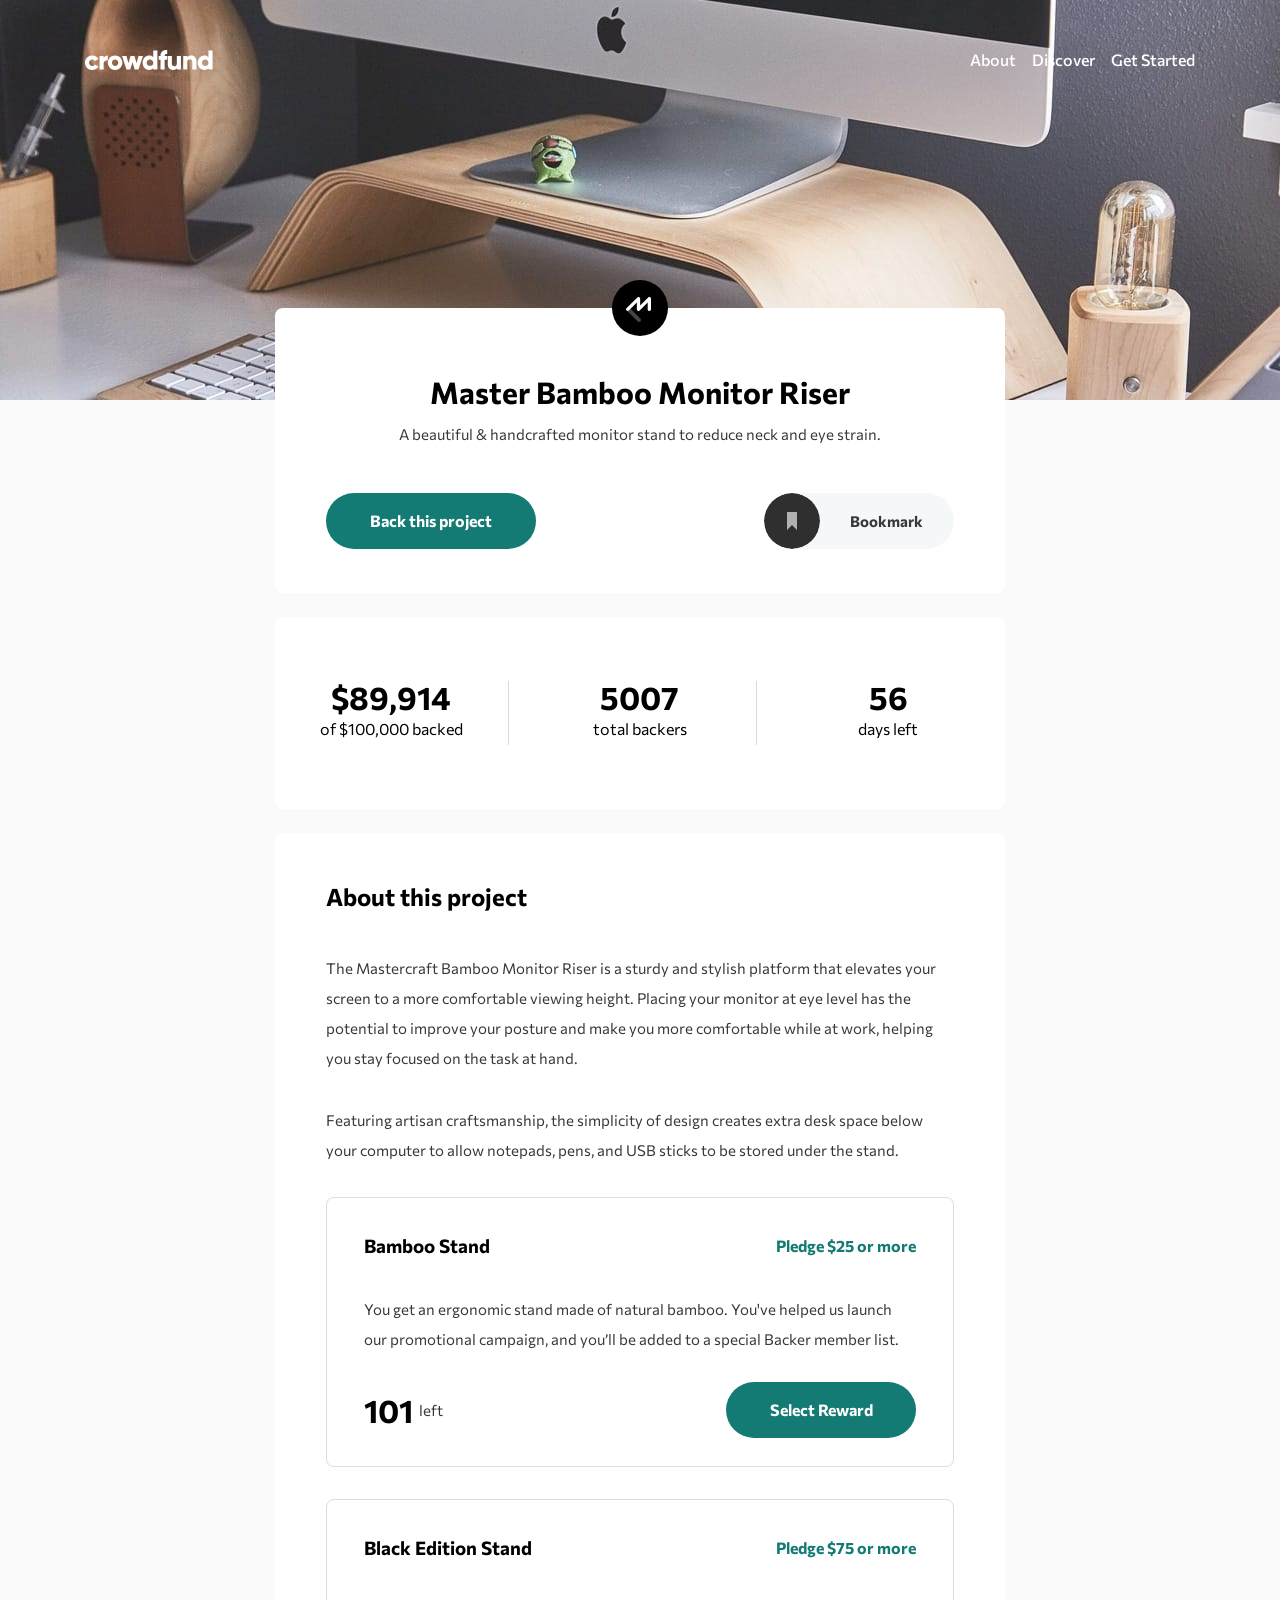
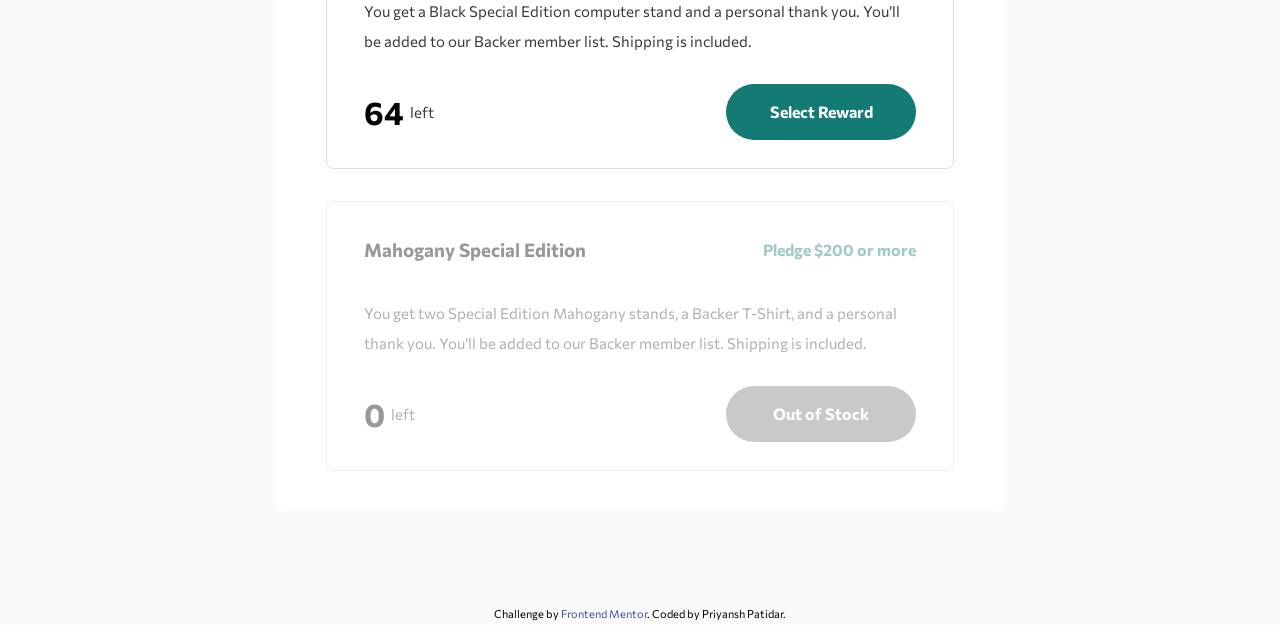
<file: crowdfunding-product-page-main/index.html>
<!DOCTYPE html>
<html lang="en">

<head>
  <meta charset="UTF-8">
  <meta name="viewport" content="width=device-width, initial-scale=1.0">
  <!-- displays site properly based on user's device -->

  <link rel="icon" type="image/png" sizes="32x32" href="images/favicon-32x32.svg">

  <title>Crowdfunding product page | Frontend Mentor</title>

  <!-- Feel free to remove these styles or customise in your own stylesheet 👍 -->
  <link rel="preconnect" href="https://fonts.gstatic.com">
  <link href="https://fonts.googleapis.com/css2?family=Commissioner:wght@400;500;700&display=swap" rel="stylesheet">
  <style>
    .attribution {
      font-size: 11px;
      text-align: center;
    }

    .attribution a {
      color: hsl(228, 45%, 44%);
    }
  </style>
  <link rel="stylesheet" href="app/scss/style.css">
</head>

<body class="">

  <header class="header">
    <nav class="navbar container flex flex-aic flex-jcsb">
      <img class="crowdfundlogo" src="images/logo.svg" alt="Crowdfund logo">
      <img class="hamburger" onclick="togglemenu()" src="images/icon-hamburger.svg" alt="icon-hamburger">
      <div class="overlay mobilemenu flex flex-jcc">
        <div class="menu flex flex-fdc flex-jcc content_ainer border_r">
          <a onclick="togglemenu()" href="#">
            <div class="menu__items flex flex-aic">Discover</div>
          </a>
          <a onclick="togglemenu()" href="#About">
            <div class="menu__items flex flex-aic">About</div>
          </a>
          <a onclick="togglemenu()" href="#">
            <div class="menu__items flex flex-aic">Get Started</div>
          </a>
        </div>
      </div>
      <div class="navlinks flex flex-jcsb flex-aic">
        <a href="#About">About</a><a href="#">Discover</a><a href="#">Get Started</a>
      </div>
    </nav>
  </header>
  <section class="content flex flex-jcsb flex-fdc">
    <div class="box box1 border_r flex flex-fdc flex-aic box1">
      <div class="content_ainer">
        <div class="forlogo flex flex-jcc">
          <img class="mastercraftlogo" src="images/logo-mastercraft.svg" alt="Mastercraft logo">
        </div>
        <h1>Master Bamboo Monitor Riser</h1>
        <p class="tagline">A beautiful & handcrafted monitor stand to reduce neck and eye strain.</p>
        <div class="boxend flex flex-jcsb flex-aic">
          <div onclick="togglebackprojectoverlay()" class="button backproject flex flex-aic flex-jcc">Back this
            project</div>
          <div onclick="togglebookmark()" class="button bookmark flex flex-aic">
            <svg width="56" height="56" class="bookmarkicon" xmlns="http://www.w3.org/2000/svg">
              <g fill="none" fill-rule="evenodd">
                <circle fill="#2f2f2f" cx="28" cy="28" r="28" />
                <path fill="#B1B1B1" d="M23 19v18l5-5.058L33 37V19z" />
              </g>
            </svg>
            <p>Bookmark</p>
          </div>
        </div>
      </div>
    </div>
    <div class="box box2 border_r flex-jcc flex flex-fdc flex-aic">
      <div class="flex content_ainer flex-jcsb box2__head">
        <div class="box2__headmain tcent flex flex-jcc flex-fdc">
          <span>$89,914</span>of $100,000 backed
        </div>
        <div class="box2__headmain tcent flex flex-jcc flex-fdc">
          <span>5007</span>total backers
        </div>
        <div class="box2__headmain tcent flex flex-jcc flex-fdc" style="border: none;">
          <span>56</span>days left
        </div>
      </div>
      <!-- <div class="progressbar">
        <div class="progressfill" style="height:8px;width:83%"></div>
      </div> -->
    </div>
    <div class="box box3 border_r flex flex-fdc flex-aic">
      <div class="content_ainer">
        <h2 id="About">About this project</h2>
        <p class="para">The Mastercraft Bamboo Monitor Riser is a sturdy and stylish platform that elevates your screen
          to a more comfortable viewing height. Placing your monitor at eye level has the potential to improve
          your posture and make you more comfortable while at work, helping you stay focused on the task at hand.
        </p>
        <p class="para">Featuring artisan craftsmanship, the simplicity of design creates extra desk space below your
          computer
          to allow notepads, pens, and USB sticks to be stored under the stand.</p>
      </div>
      <div class="content_ainer pricingbox border border_r">
        <div class="pricehead flex flex-jcsb flex-aic">
          <h3>Bamboo Stand</h3>
          <span onclick="togglesupportbox()" class="pledge">Pledge $25 or more</span>
        </div>
        <p>You get an ergonomic stand made of natural bamboo. You've helped us launch our promotional campaign, and
          you’ll be added to a special Backer member list.</p>
        <div class="boxend2 flex flex-jcsb flex-aic">
          <p class="flex price_left flex-aic"><span class="price">101&nbsp;</span>left</p>
          <div class="button reward flex flex-aic flex-jcc">Select Reward</div>
        </div>
      </div>
      <div class="content_ainer pricingbox border border_r">
        <div class="pricehead flex flex-jcsb flex-aic">
          <h3>Black Edition Stand</h3>
          <span onclick="togglesupportbox()" class="pledge">Pledge $75 or more</span>
        </div>
        <p>You get a Black Special Edition computer stand and a personal thank you. You’ll be added to our Backer
          member list. Shipping is included.</p>
        <div class="boxend2 flex flex-jcsb flex-aic">
          <p class="flex price_left flex-aic"><span class="price">64&nbsp;</span>left</p>
          <div class="button reward flex flex-aic flex-jcc">Select Reward</div>
        </div>
      </div>
      <div class="content_ainer pricingbox border border_r disabled">
        <div class="pricehead flex flex-jcsb flex-aic ">
          <h3>Mahogany Special Edition</h3>
          <span class="pledge">Pledge $200 or more</span>
        </div>
        <p>You get two Special Edition Mahogany stands, a Backer T-Shirt, and a personal thank you. You’ll be added
          to our Backer member list. Shipping is included.</p>
        <div class="boxend2 flex flex-jcsb flex-aic">
          <p class="flex price_left flex-aic"><span class="price">0&nbsp;</span>left</p>
          <div class="button reward flex flex-aic flex-jcc">Out of Stock</div>
        </div>
      </div>

  </section>

  <div class="overlay thanksforsupport flex flex-aic flex-jcc">
    <div class="supportbox border_r flex flex-aic">
      <img src="images/icon-check.svg" alt="tick icon">
      <div class="flex content_ainer flex-fdc flex-aic">
        <h3>Thanks for Your Support</h3>
        <p class="tcent ">Your pledge brings us one step closer to sharing Mastercraft Bamboo Monitor Riser worldwide.
          You will get
          an email once our campaign is completed.</p>
      </div>
      <div onclick="closesupportbox()" class="button gotit flex flex-aic flex-jcc">Got it!</div>
    </div>
  </div>

  <div class="overlay backprojectoverlay flex flex-aic flex-jcc">
    <div class="backprojectmodal container border_r ">
      <!-- <img class="closemodal" onclick="closebackprojectoverlay()" src="images/icon-close-modal.svg" alt="close modal"> -->
      <svg width="15" class="closemodal" onclick="closebackprojectoverlay()" height="15"
        xmlns="http://www.w3.org/2000/svg">
        <path
          d="M11.314 0l2.828 2.828L9.9 7.071l4.243 4.243-2.828 2.828L7.07 9.9l-4.243 4.243L0 11.314 4.242 7.07 0 2.828 2.828 0l4.243 4.242L11.314 0z"
          fill="#000" fill-rule="evenodd" opacity="0.4" />
      </svg>
      <div class="container modalcontainer flex flex-fdc">
        <div class="modalheadingdiv">
          <h3>Back This Project</h3>
          <p>Want to support us in bringing Mastercraft Bamboo Monitor Riser out in the world?</p>
        </div>
        <div class="backprojectmodalboxes border border_r">
          <div class="flex pricehead flec-fdc flex flex-aic">
            <span class="pledge">Pledge with no reward</span>
          </div>
          <p>Choose to support us without a reward if you simply believe in our project. As a backer,
            you will be signed up to receive product updates via email.</p>
        </div>
        <div class="backprojectmodalboxes  border border_r">
          <div class="flex pricehead flec-fdc flex flex-aic flex-jcsb">
            <div class="flex pricehead flec-fdc flex flex-aic">
              <h4>Bamboo Stand</h4>
              <span class="pledge">Pledge $25 or more</span>
            </div>
            <p class="flex pl1 flex-aic"><span class="price">101&nbsp;</span>left</p>
          </div>
          <p>You get an ergonomic stand made of natural bamboo. You've helped us launch our promotional campaign, and
            you’ll be added to a special Backer member list.</p>
          <p class="flex pl2 flex-aic"><span class="price">101&nbsp;</span>left</p>
        </div>
        <div class="backprojectmodalboxes border border_r">
          <div class="flex pricehead flec-fdc flex flex-aic flex-jcsb">
            <div class="flex pricehead flec-fdc flex flex-aic">
              <h4>Black Special Edition</h4>
              <span class="pledge">Pledge $75 or more</span>
            </div>
            <p class="flex pl1 flex-aic"><span class="price">64&nbsp;</span>left</p>
          </div>
          <p>You get a Black Special Edition computer stand and a personal thank you. You’ll be added to our Backer
            member list. Shipping is included.</p>
          <p class="flex pl2 flex-aic"><span class="price">64&nbsp;</span>left</p>
        </div>
        <div class="backprojectmodalboxes border border_r disabled">
          <div class="flex pricehead flec-fdc flex flex-aic flex-jcsb">
            <div class="flex pricehead flec-fdc flex flex-aic">
              <h4>Mahogany Special Edition</h4>
              <span class="pledge">Pledge $200 or more</span>
            </div>
            <p class="flex pl1 flex-aic"><span class="price">0&nbsp;</span>left</p>
          </div>
          <p> You get two Special Edition Mahogany stands, a Backer T-Shirt, and a personal thank you. You’ll be added
            to our Backer member list. Shipping is included.</p>
          <p class="flex pl2 flex-aic"><span class="price">0&nbsp;</span>left</p>
        </div>
      </div>
    </div>
  </div>
  <div class="attribution">
    Challenge by <a href="https://www.frontendmentor.io?ref=challenge" target="_blank">Frontend Mentor</a>.
    Coded by Priyansh Patidar.
  </div>
  <script src="app/js/script.js"></script>
</body>

</html>
</file>
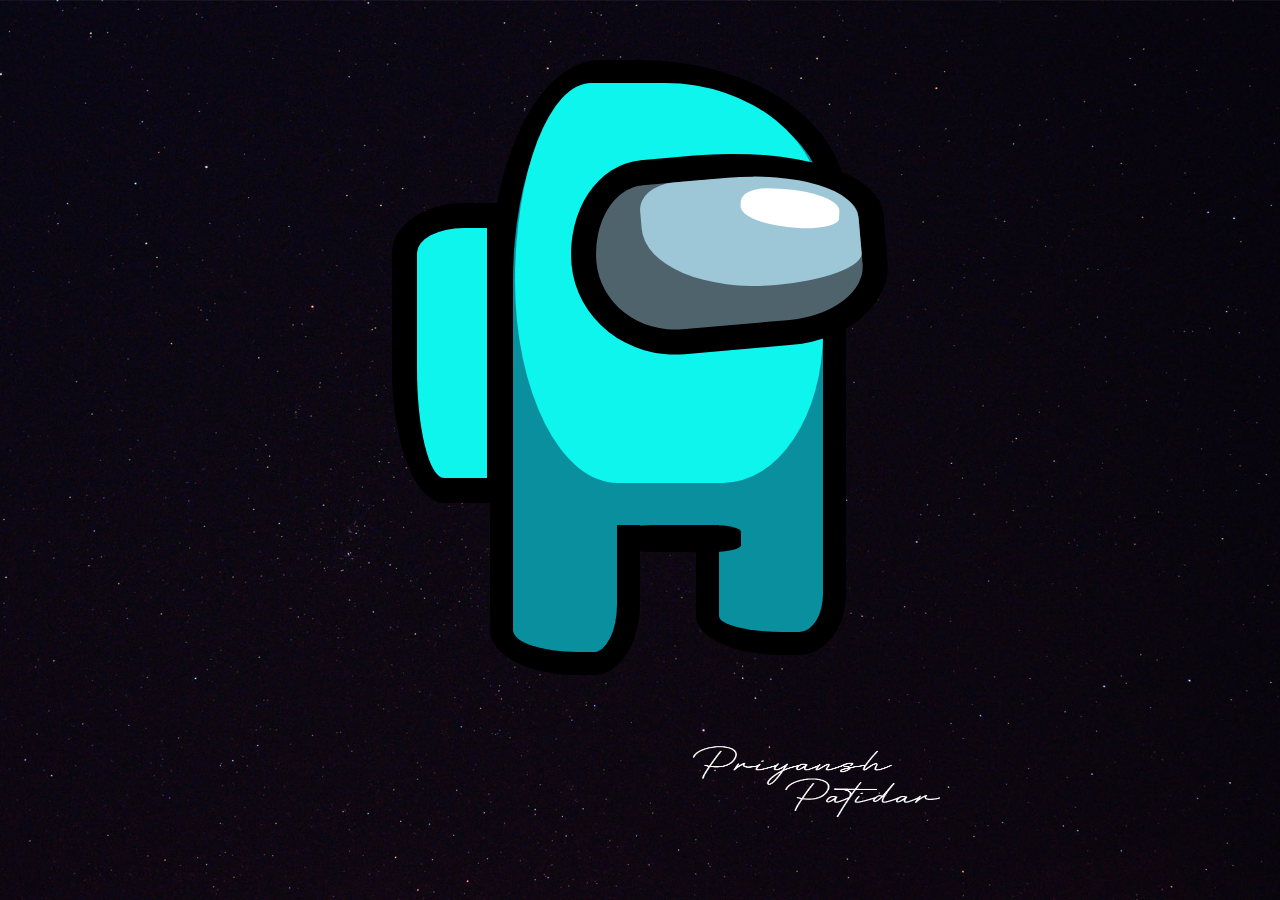
<file: imposter/index.html>
<!DOCTYPE html>
<html lang="en">

<head>
    <meta charset="UTF-8">
    <meta http-equiv="X-UA-Compatible" content="IE=edge">
    <meta name="viewport" content="width=device-width, initial-scale=1.0">
    <title>Imposter</title>
    <style>
        * {
            box-sizing: border-box;
            margin: 0px;
            padding: 0px;
        }

        html {
            height: 100p;
        }

        body {
            /* background: url(../images/nightsky.jpg); */
            background: url(./images/nightsky.jpg) no-repeat center center/cover;
            height: 100vh;
            overflow: hidden;
            display: flex;
            justify-content: center;
            align-items: center;
        }

        .container {
            display: block;
            position: absolute;
            top: 20px;
            height: 90vh;
            width: 600px;
            /* overflow: auto; */

        }

        .back {
            position: absolute;
            top: 40px;
            left: 150px;
            width: 356px;
            height: 470px;
            border-radius: 31% 58% 0% 0%/47% 30% 0% 0%;
            border: solid black 23px;
            border-bottom: none;
            background-color: #0a8f9f;
        }

        .leg {
            position: absolute;
            top: 442px;
            width: 150px;
            height: 150px;
            border: solid black 23px;
            border-top: none;
            background-color: #0a8f9f;
        }

        #leg1 {
            left: -23px;
            border-radius: 0% 0% 31% 58%/ 0% 0% 47% 30%;
        }

        #leg2 {
            left: 183px;
            height: 130px;
            border-radius: 0% 0% 31% 58%/ 0% 0% 47% 30%;

        }

        .borderbottom {
            position: absolute;
            top: 442px;
            left: 110px;
            background-color: rgb(0, 0, 0);
            height: 27px;
            width: 118px;
            border-radius: 25%;
        }

        .head {
            top: 0px;
            right: 0px;
            position: absolute;
            border-radius: 29% 60% 38% 39% / 58% 38% 44% 59%;
            background-color: #0df5ed;
            height: 400px;
            width: 308px;
        }

        .bag {
            height: 300px;
            width: 120px;
            background-color: #0df5ed;
            position: absolute;
            top: 120px;
            left: -121px;
            border: solid black 25px;
            border-radius: 100% 68% 50% 73% / 28% 0% 0% 75%;
        }

        .nose {
            top: 70px;
            left: 56px;
            position: absolute;
            border-radius: 29% 68% 38% 39% / 58% 44% 44% 59%;
            background-color: #4e636b;
            height: 197px;
            width: 315px;
            border: solid black 25px;
            transform: rotate(-5deg);
        }

        .nose1 {
            position: absolute;
            right: 0px;
            border-radius: 20% 72% 50% 73% / 28% 57% 27% 75%;
            background-color: #9dc6d7;
            height: 111px;
            width: 217px;
        }

        .nose2 {
            position: absolute;
            top: 17px;
            right: 18px;
            border-radius: 42% 87% 61% 90% / 58% 77% 44% 75%;
            background-color: #ffffff;
            height: 38px;
            transform: rotate(8deg);
            width: 99px;
        }

        .end {
            position: absolute;
            bottom: 0px;
            right: 0px;
            /* padding-left: 100px; */
        }
    </style>
</head>

<body>
    <div class="container">
        <div class="back">
            <div class="bag"></div>
            <div class="head">
                <div class="nose">
                    <div class="nose1">
                        <div class="nose2"></div>
                    </div>
                </div>
            </div>
            <div class="leg" id="leg1"></div>
            <div class="leg" id="leg2"></div>
            <div class="borderbottom"></div>
        </div>
        <div class="end">
            <img src="./images/namewhite.png" width="250px" height="95px" alt="">
        </div>
    </div>
</body>

</html>
</file>
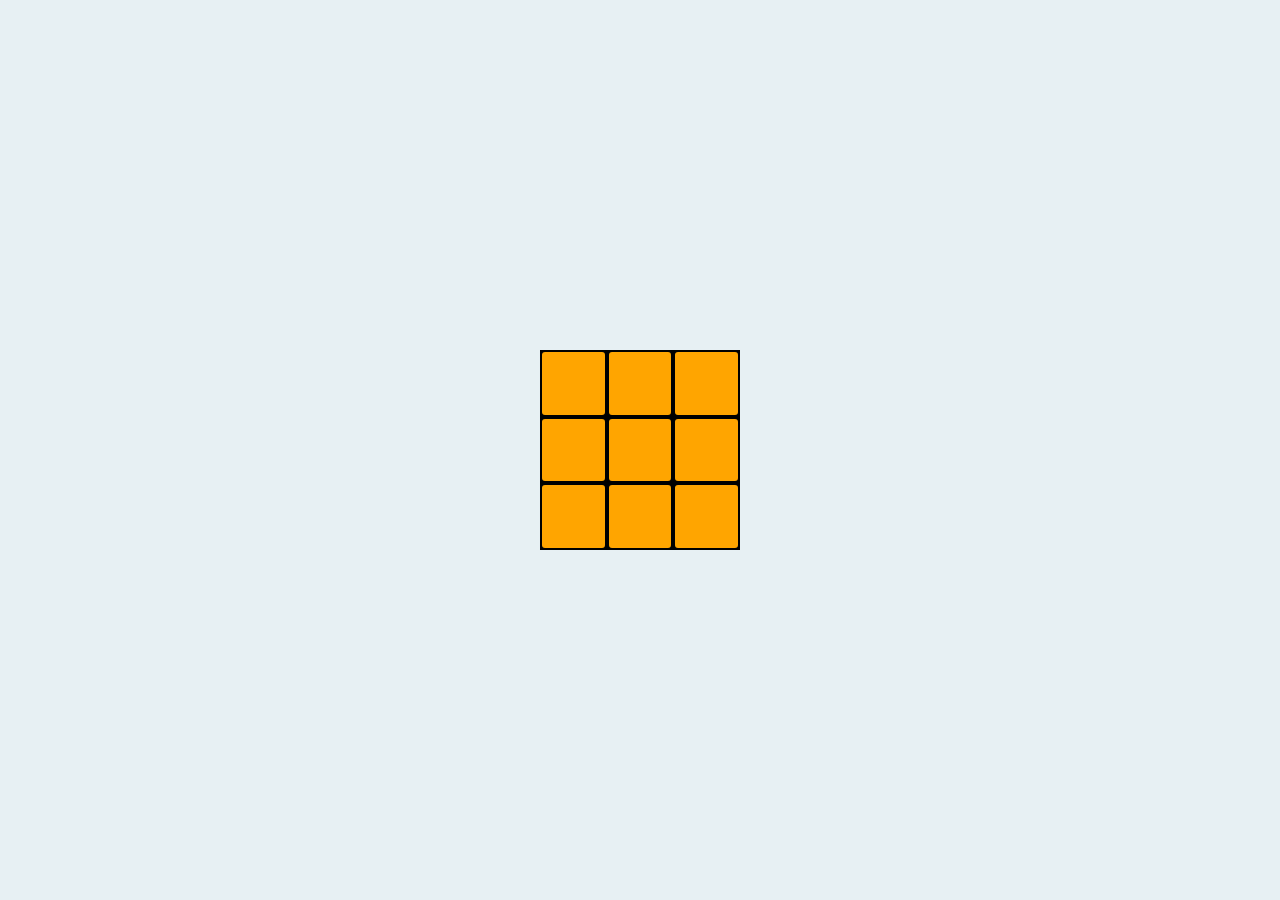
<file: rubikscube/index.html>
<!DOCTYPE html>
<html lang="en">

<head>
    <meta charset="UTF-8">
    <meta http-equiv="X-UA-Compatible" content="IE=edge">
    <meta name="viewport" content="width=device-width, initial-scale=1.0">
    <title>3D Cube</title>
    <link rel="icon" href="./rubik.png">
    <link rel="stylesheet" href="style.css">
</head>

<body>
    <div class="container">
        <div class="main">

            <div class="face face1">
                <div class="box"></div>
                <div class="box"></div>
                <div class="box"></div>
                <div class="box"></div>
                <div class="box"></div>
                <div class="box"></div>
                <div class="box"></div>
                <div class="box"></div>
                <div class="box"></div>
            </div>
            <div class="face face2">
                <div class="box"></div>
                <div class="box"></div>
                <div class="box"></div>
                <div class="box"></div>
                <div class="box"></div>
                <div class="box"></div>
                <div class="box"></div>
                <div class="box"></div>
                <div class="box"></div>
            </div>
            <div class="face face3">
                <div class="box"></div>
                <div class="box"></div>
                <div class="box"></div>
                <div class="box"></div>
                <div class="box"></div>
                <div class="box"></div>
                <div class="box"></div>
                <div class="box"></div>
                <div class="box"></div>
            </div>
            <div class="face face4">
                <div class="box"></div>
                <div class="box"></div>
                <div class="box"></div>
                <div class="box"></div>
                <div class="box"></div>
                <div class="box"></div>
                <div class="box"></div>
                <div class="box"></div>
                <div class="box"></div>
            </div>
            <div class="face face5">
                <div class="box"></div>
                <div class="box"></div>
                <div class="box"></div>
                <div class="box"></div>
                <div class="box"></div>
                <div class="box"></div>
                <div class="box"></div>
                <div class="box"></div>
                <div class="box"></div>
            </div>
            <div class="face face6">
                <div class="box"></div>
                <div class="box"></div>
                <div class="box"></div>
                <div class="box"></div>
                <div class="box"></div>
                <div class="box"></div>
                <div class="box"></div>
                <div class="box"></div>
                <div class="box"></div>
            </div>
        </div>
    </div>
</body>

</html>
</file>
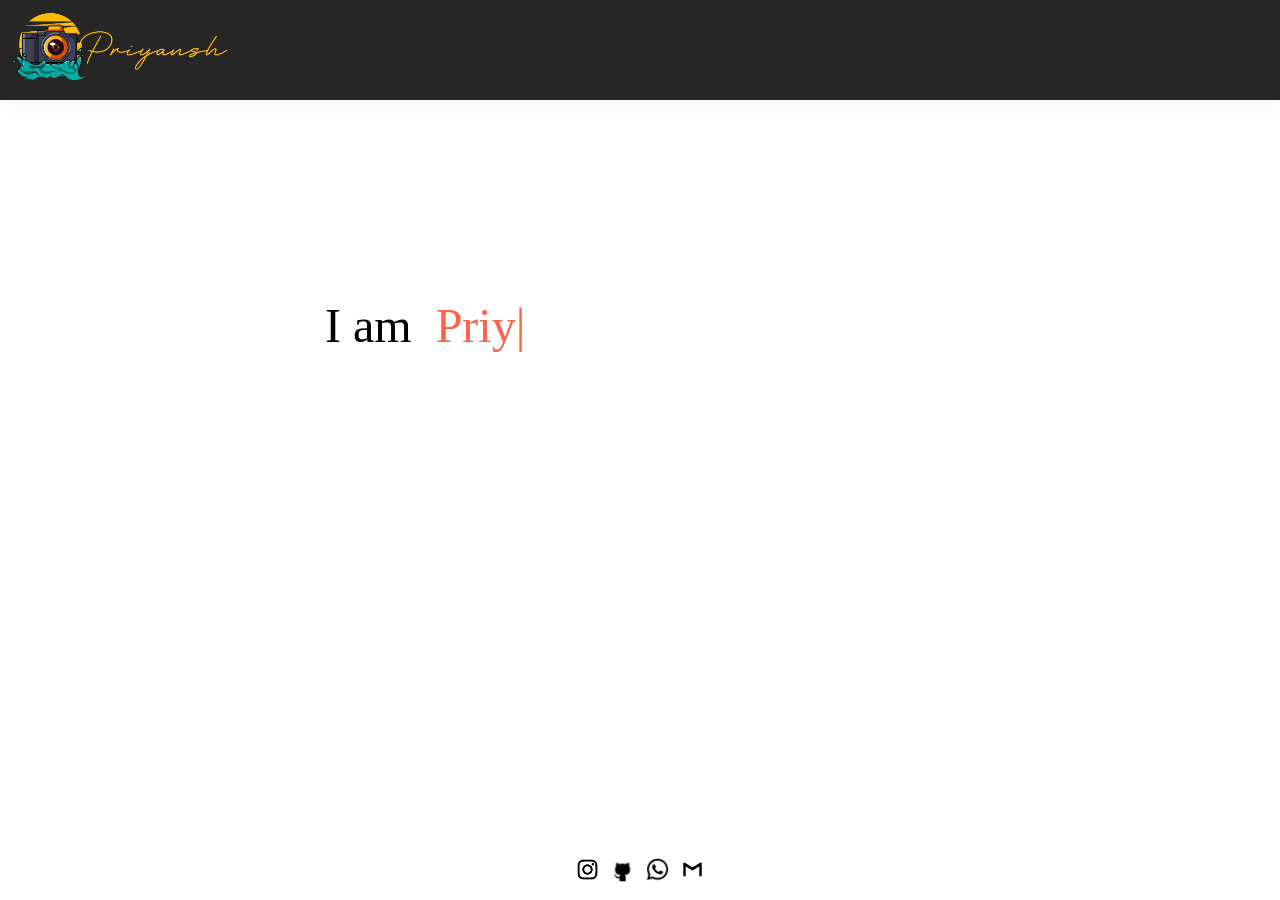
<file: typewriter-text-effect -javascript/index.html>
<!DOCTYPE html>
<html lang="en">

<head>
    <meta charset="UTF-8">
    <meta http-equiv="X-UA-Compatible" content="IE=edge">
    <meta name="viewport" content="width=device-width, initial-scale=1.0">
    <!-- <link rel="stylesheet" href="../stylesheets/style.css"> -->
    <link rel="stylesheet" href="./style.css">

    <title>Priyansh Patidar</title>
</head>

<body>
    <header>
        <nav class="navigation">
            <a href="#"><img src="./images/name.png" id="logo" alt=""></a><br>
        </nav>
    </header>
    <div class="container">
        <p id="iam" style="margin-left: 10px;">I am &nbsp;</p>
        <p style="color: tomato;" id="typewrite"></p>
    </div>
    <footer>
        <div class="sidebar">
            <a href="https://www.instagram.com/priyanshh32/"><img style="filter: invert();" src="./images/insta.png"
                    alt=""></a>
            <a href="https://github.com/priyansh32"><img src="./images/github.png" alt=""></a>
            <a href="https://wa.link/po2n64" target="_blank"><img style="filter: invert();" src="./images/wp.png"
                    alt=""></a>
            <a href="mailto: patidar.priyansh936@gmail.com"><img src="./images/Gmail-logo.png" alt=""></a>
        </div>
    </footer>
    <script src="./script.js"></script>
</body>

</html>
</file>
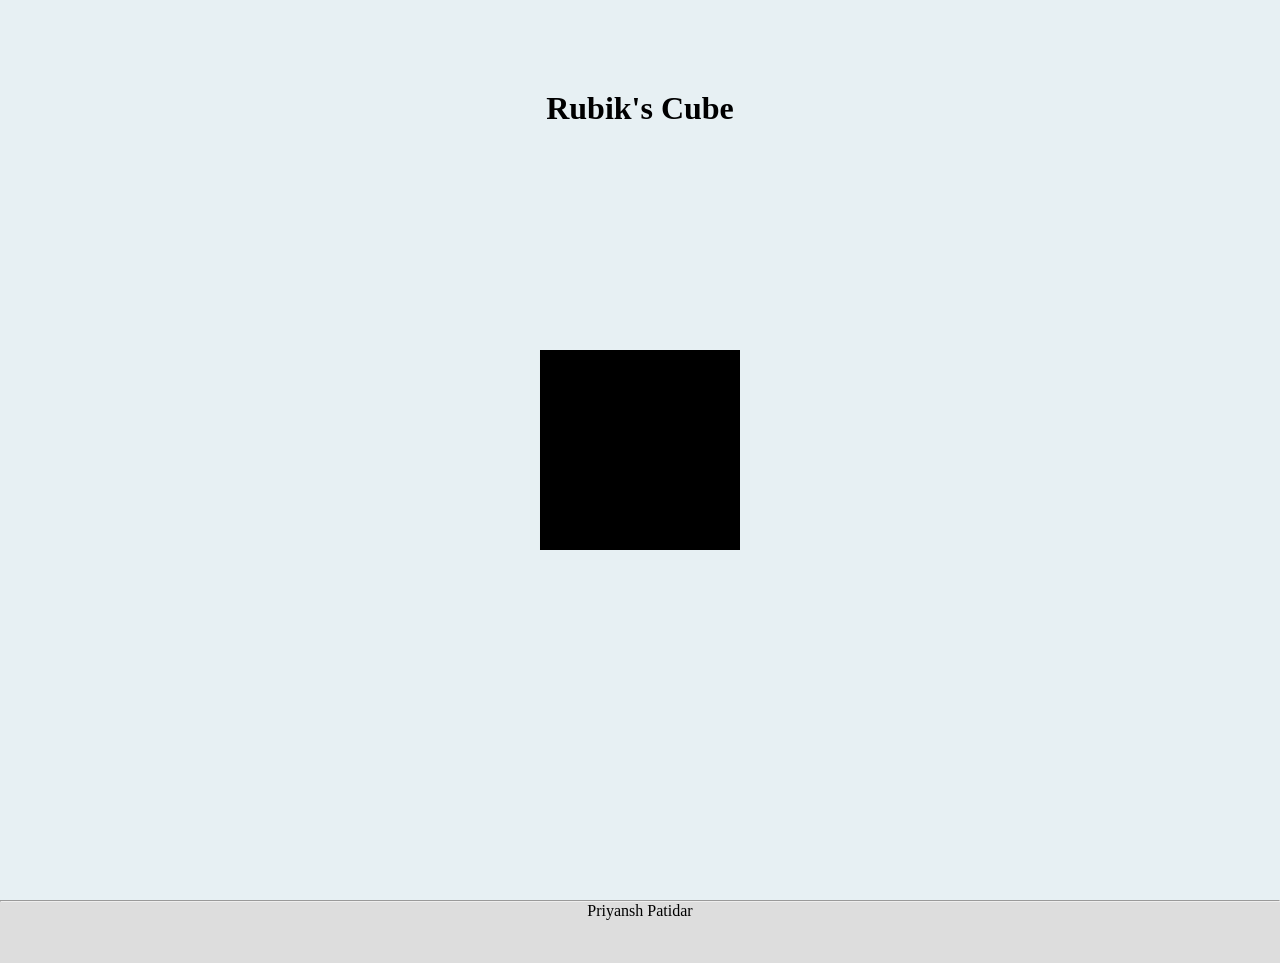
<file: rubikscube/cube.html>
<!DOCTYPE html>
<html lang="en">

<head>
    <meta charset="UTF-8">
    <meta http-equiv="X-UA-Compatible" content="IE=edge">
    <meta name="viewport" content="width=device-width, initial-scale=1.0">
    <title>3D Cube</title>
    <link rel="stylesheet" href="style.css">
</head>

<body>
    <div class="container">
        <div class="name">
            <h1>Rubik's Cube</h1>
        </div>
        <div class="main">

            <div class="face face1">
                <table style=" width: 100%; height: 100%;">
                    <tr>
                        <td></td>
                        <td></td>
                        <td></td>
                    </tr>
                    <tr>
                        <td></td>
                        <td></td>
                        <td></td>
                    </tr>
                    <tr>
                        <td></td>
                        <td></td>
                        <td></td>
                    </tr>
                </table>
            </div>
            <div class="face face2">
                <table style=" width: 100%; height: 100%;">
                    <tr>
                        <td></td>
                        <td></td>
                        <td></td>
                    </tr>
                    <tr>
                        <td></td>
                        <td></td>
                        <td></td>
                    </tr>
                    <tr>
                        <td></td>
                        <td></td>
                        <td></td>
                    </tr>
                </table>
            </div>
            <div class="face face3">
                <table style=" width: 100%; height: 100%;">
                    <tr>
                        <td></td>
                        <td></td>
                        <td></td>
                    </tr>
                    <tr>
                        <td></td>
                        <td></td>
                        <td></td>
                    </tr>
                    <tr>
                        <td></td>
                        <td></td>
                        <td></td>
                    </tr>
                </table>
            </div>
            <div class="face face4">
                <table style=" width: 100%; height: 100%;">
                    <tr>
                        <td></td>
                        <td></td>
                        <td></td>
                    </tr>
                    <tr>
                        <td></td>
                        <td></td>
                        <td></td>
                    </tr>
                    <tr>
                        <td></td>
                        <td></td>
                        <td></td>
                    </tr>
                </table>
            </div>
            <div class="face face5">
                <table style=" width: 100%; height: 100%;">
                    <tr>
                        <td></td>
                        <td></td>
                        <td></td>
                    </tr>
                    <tr>
                        <td></td>
                        <td></td>
                        <td></td>
                    </tr>
                    <tr>
                        <td></td>
                        <td></td>
                        <td></td>
                    </tr>
                </table>
            </div>
            <div class="face face6">
                <table style=" width: 100%; height: 100%;">
                    <tr>
                        <td></td>
                        <td></td>
                        <td></td>
                    </tr>
                    <tr>
                        <td></td>
                        <td></td>
                        <td></td>
                    </tr>
                    <tr>
                        <td></td>
                        <td></td>
                        <td></td>
                    </tr>
                </table>
            </div>
        </div>
    </div>
    <footer>
        <hr style="color: maroon;">
        Priyansh Patidar
    </footer>
</body>

</html>
</file>
<file: crowdfunding-product-page-main/app/scss/style.css>
html {
  font-size: 100%;
  -webkit-box-sizing: border-box;
          box-sizing: border-box;
  scroll-behavior: smooth;
}

*,
*::before,
*::after {
  -webkit-box-sizing: inherit;
          box-sizing: inherit;
  margin: 0px;
  padding: 0px;
}

body {
  margin: 0;
  padding: 0;
  font-family: "Commissioner", sans-serif;
  background-color: #fafafa;
  font-weight: 400;
  line-height: 2;
  overflow-x: hidden;
}

body::-webkit-scrollbar {
  display: none;
}

a,
a:visited {
  text-decoration: none;
  color: white;
}

.container {
  max-width: 69.375rem;
  width: 87.2%;
  margin: 0 auto;
}

.content_ainer {
  width: 86%;
}

.noscroll {
  overflow: hidden;
}

.button {
  height: 56px;
  border-radius: 28px;
  background-color: #147b74;
  font-weight: 700;
  cursor: pointer;
  color: white;
}

.button:hover {
  opacity: 0.8;
}

.flex {
  display: -webkit-box;
  display: -ms-flexbox;
  display: flex;
}

.flex-jcsb {
  -webkit-box-pack: justify;
      -ms-flex-pack: justify;
          justify-content: space-between;
}

.flex-jcc {
  -webkit-box-pack: center;
      -ms-flex-pack: center;
          justify-content: center;
}

.flex-aic {
  -webkit-box-align: center;
      -ms-flex-align: center;
          align-items: center;
}

.flex-fdc {
  -webkit-box-orient: vertical;
  -webkit-box-direction: normal;
      -ms-flex-direction: column;
          flex-direction: column;
}

.border {
  border: 1px solid #dddddd;
}

.border_r {
  border-radius: 0.5rem;
}

p {
  color: #383838;
  font-size: 15px;
}

.tcent {
  text-align: center;
}

.header {
  height: 25rem;
  width: 100%;
  background-image: url(../../images/image-hero-desktop.jpg);
  background-position: center;
  background-repeat: no-repeat;
  background-size: cover;
}

@media (max-width: 37.5em) {
  .header {
    background-image: url(../../images/image-hero-mobile.jpg);
  }
}

.header .navbar {
  height: 7.5rem;
}

.header .navbar .crowdfundlogo {
  height: 1.25rem;
  z-index: 3;
}

.header .navbar .hamburger {
  cursor: pointer;
  display: none;
  z-index: 3;
}

@media (max-width: 37.5em) {
  .header .navbar .hamburger {
    display: block;
  }
}

.header .navbar .navlinks {
  width: 14.0375rem;
}

@media (max-width: 37.5em) {
  .header .navbar .navlinks {
    display: none;
  }
}

.header .navbar a {
  font-size: 1rem;
  font-weight: 500;
}

.header .navbar a:hover {
  color: #f3ebeb;
}

.header .navbar .menu {
  position: fixed;
  top: 6rem;
  height: 13.25rem;
  background-color: white;
  z-index: 11;
}

.header .navbar .menu__items {
  height: 4.375rem;
  padding: 0px 7%;
}

.header .navbar .menu a {
  display: block;
  color: black;
  font-size: 1.3rem;
}

.header .navbar .menu a :hover {
  color: #0e0d0d;
}

.header .navbar .menu :not(:last-child) {
  border-bottom: 1px solid #e9e9e9;
}

.content {
  max-width: 45.625rem;
  width: 93%;
  margin: 0 auto;
  min-height: 1730px;
  -webkit-transform: translateY(-5.75rem);
          transform: translateY(-5.75rem);
}

.content .box {
  max-width: 100%;
  background-color: white;
}

.content .box .boxend {
  height: 9rem;
}

@media (max-width: 30rem) {
  .content .box .boxend {
    -ms-flex-pack: distribute;
        justify-content: space-around;
  }
}

.content .box .boxend2 {
  min-height: 7rem;
}

@media (max-width: 37.5em) {
  .content .box .boxend2 {
    -webkit-box-orient: vertical;
    -webkit-box-direction: normal;
        -ms-flex-direction: column;
            flex-direction: column;
    -webkit-box-pack: center;
        -ms-flex-pack: center;
            justify-content: center;
    -webkit-box-align: start;
        -ms-flex-align: start;
            align-items: flex-start;
    padding-bottom: 1.5rem;
  }
  .content .box .boxend2 .reward {
    margin-top: 10px;
  }
  .content .box .boxend2 .price_left {
    margin-top: 10px;
  }
}

.content .box .button {
  height: 56px;
  border-radius: 28px;
  background-color: #147b74;
  font-weight: 700;
  cursor: pointer;
  color: white;
}

.content .box .button:first-child {
  width: 210px;
}

.content .box .button:last-child {
  width: 190px;
}

.content .box1 {
  min-height: 16.875rem;
  margin-bottom: 24px;
}

.content .box1 h1 {
  text-align: center;
  margin: 0px 0px;
  font-size: 30px;
  line-height: 1.3;
}

.content .box1 .tagline {
  margin-top: 0.5rem;
  text-align: center;
}

.content .box1 .forlogo {
  height: 64px;
  -webkit-transform: translateY(-28px);
          transform: translateY(-28px);
}

.content .box1 .forlogo .mastercraftlogo {
  width: 56px;
  height: 56px;
}

.content .box1 .backproject {
  width: 210px;
}

.content .box1 .bookmark {
  background-color: #f4f8f9;
}

.content .box1 .bookmark .bookmarkicon {
  justify-self: flex-start;
  width: 56px;
  height: 56px;
  border-radius: 28px;
}

.content .box1 .bookmark p {
  width: calc(100% - 56px);
  text-align: center;
}

@media (max-width: 37.5em) {
  .content .box1 .bookmark p {
    display: none;
  }
}

@media (max-width: 37.5em) {
  .content .box1 .bookmark {
    width: 56px !important;
  }
}

.content .box2 {
  min-height: 12rem;
  margin-bottom: 1.5rem;
}

.content .box2__head {
  width: 100%;
}

@media (max-width: 37.5em) {
  .content .box2__head {
    -webkit-box-orient: vertical;
    -webkit-box-direction: normal;
        -ms-flex-direction: column;
            flex-direction: column;
    -webkit-box-align: center;
        -ms-flex-align: center;
            align-items: center;
  }
}

.content .box2__headmain {
  width: 32%;
  border-right: 1px solid #D9D9D9;
}

@media (max-width: 37.5em) {
  .content .box2__headmain {
    width: unset;
    min-height: 6rem;
    border-right: none;
    border-bottom: 1px solid #D9D9D9;
  }
}

.content .box2__headmain span {
  display: block;
  width: 100%;
  font-size: 2rem;
  font-weight: 700;
  line-height: 1;
}

.content .box2 .progressbar {
  height: 8px;
  width: 100%;
  border-radius: 4px;
}

.content .box2 .progressbar .progressfill {
  background-color: #147b74;
}

.content .box3 {
  min-height: 74.75rem;
  padding-top: 40px;
  padding-bottom: 40px;
}

@media (max-width: 30rem) {
  .content .box3 {
    padding-top: 2rem;
    padding-bottom: 2rem;
  }
}

.content .box3 .para {
  line-height: 2;
  margin-top: 2rem;
}

.content .box3 .pricingbox {
  -ms-flex-wrap: wrap;
      flex-wrap: wrap;
  min-height: 15.625rem;
  padding-right: 5%;
  padding-left: 5%;
  margin-top: 2rem;
}

.content .box3 .pricingbox .pricehead {
  min-height: 6rem;
}

@media (max-width: 37.5em) {
  .content .box3 .pricingbox .pricehead {
    -webkit-box-orient: vertical;
    -webkit-box-direction: normal;
        -ms-flex-direction: column;
            flex-direction: column;
    -webkit-box-pack: center;
        -ms-flex-pack: center;
            justify-content: center;
    -webkit-box-align: start;
        -ms-flex-align: start;
            align-items: flex-start;
  }
  .content .box3 .pricingbox .pricehead :first-child {
    margin-bottom: 10px;
  }
}

.content .box3 .pricingbox .pledge {
  color: #147b74;
  font-weight: 700;
  cursor: pointer;
}

.content .box3 .pricingbox .price {
  font-weight: 700;
  color: black;
  font-size: 2rem;
}

.content .box3 .pricingbox .reward {
  background-color: #147b74;
  color: white;
}

.content .box3 .disabled .button {
  background-color: #7a7a7a;
}

.content .box3 .disabled .button:hover {
  opacity: 1;
}

.content .box3 .disabled .pledge {
  cursor: text;
}

.disabled {
  opacity: 0.4;
}

.overlay {
  position: fixed;
  top: 0px;
  bottom: 0px;
  right: 0px;
  left: 0px;
  visibility: hidden;
}

.overlay::before {
  content: "";
  position: fixed;
  background-color: black;
  opacity: 0.5;
  top: 0px;
  bottom: 0px;
  right: 0px;
  left: 0px;
  z-index: 10;
}

.supportbox {
  position: fixed;
  width: 92%;
  max-width: 33.75rem;
  height: 28.125rem;
  background-color: white;
  z-index: 11;
  -webkit-box-orient: vertical;
  -webkit-box-direction: normal;
      -ms-flex-direction: column;
          flex-direction: column;
  -webkit-box-pack: space-evenly;
      -ms-flex-pack: space-evenly;
          justify-content: space-evenly;
}

.supportbox img {
  width: 90px;
  height: 90px;
}

.supportbox h3 {
  margin-bottom: 1.5rem;
  font-size: 1.25rem;
}

.supportbox .gotit {
  width: 110px;
}

.mobilemenu::before {
  opacity: 0.7;
  background: -webkit-gradient(linear, left top, left bottom, from(black), to(transparent));
  background: linear-gradient(black, transparent);
}

.backprojectoverlay {
  min-height: 1200px;
  position: absolute;
  top: 8rem;
}

.backprojectoverlay h3 {
  font-size: 20px;
  margin-bottom: 10px;
}

.backprojectoverlay .backprojectmodal {
  position: absolute;
  max-width: 45.625rem;
  width: 93%;
  z-index: 11;
  padding-top: 3.125rem;
  padding-bottom: 2rem;
  min-height: 910px;
  background: white;
}

.backprojectoverlay .backprojectmodal .closemodal {
  cursor: pointer;
  position: absolute;
  top: 2rem;
  right: 1.875rem;
}

.backprojectoverlay .backprojectmodal .closemodal:hover path {
  opacity: 1;
}

@media (max-width: 30rem) {
  .backprojectoverlay .backprojectmodal .closemodal {
    top: 2.25rem;
  }
}

.backprojectoverlay .backprojectmodal .modalcontainer {
  min-height: 860px;
}

@media (max-width: 30rem) {
  .backprojectoverlay .backprojectmodal {
    padding-top: 1.6rem;
  }
}

.backprojectoverlay .backprojectmodal .backprojectmodalboxes {
  min-height: 10rem;
  margin-top: 1.8rem;
  -ms-flex-wrap: wrap;
      flex-wrap: wrap;
  padding-right: 5%;
  padding-left: 5%;
  padding-bottom: 2rem;
  margin-top: 2rem;
}

@media (max-width: 37.5em) {
  .backprojectoverlay .backprojectmodal .backprojectmodalboxes {
    padding-top: 1.5rem;
  }
}

@media (max-width: 37.5em) {
  .backprojectoverlay .backprojectmodal .backprojectmodalboxes .pl1 {
    display: none;
  }
}

.backprojectoverlay .backprojectmodal .backprojectmodalboxes .pl2 {
  height: 3rem;
  display: none;
}

@media (max-width: 37.5em) {
  .backprojectoverlay .backprojectmodal .backprojectmodalboxes .pl2 {
    display: block;
  }
}

.backprojectoverlay .backprojectmodal .backprojectmodalboxes h4 {
  padding-right: 0.7rem;
}

@media (max-width: 37.5em) {
  .backprojectoverlay .backprojectmodal .backprojectmodalboxes h4 {
    width: 100%;
  }
}

.backprojectoverlay .backprojectmodal .backprojectmodalboxes .pricehead {
  min-height: 4.5rem;
}

@media (max-width: 37.5em) {
  .backprojectoverlay .backprojectmodal .backprojectmodalboxes .pricehead {
    min-height: 3rem;
    -webkit-box-orient: vertical;
    -webkit-box-direction: normal;
        -ms-flex-direction: column;
            flex-direction: column;
    -webkit-box-pack: center;
        -ms-flex-pack: center;
            justify-content: center;
    -webkit-box-align: start;
        -ms-flex-align: start;
            align-items: flex-start;
  }
}

.backprojectoverlay .backprojectmodal .backprojectmodalboxes .pledge {
  color: #3cb4ac;
  font-weight: 700;
}

.backprojectoverlay .backprojectmodal .backprojectmodalboxes .price {
  font-weight: 700;
  color: black;
  font-size: 2rem;
}

.backprojectoverlay .backprojectmodal .backprojectmodalboxes .reward {
  background-color: #147b74;
  color: white;
}
/*# sourceMappingURL=style.css.map */
</file>
<file: rubikscube/style.css>
:root {
  --cubeside: 6.25rem;
  --ncubeside: -6.25rem;
  --lcubeside: -12.5rem;
}
body {
  overflow-x: hidden;
}

* {
  margin: 0;
  padding: 0;
  box-sizing: border-box;
}

.container {
  display: flex;
  align-items: center;
  justify-content: center;
  width: 100vw;
  height: 100vh;
  background-color: #e7f0f3;
}

.name {
  position: absolute;
  top: 10vh;
}

.main {
  width: 12.5rem;
  height: 12.5rem;
  position: relative;
  transform-style: preserve-3d;
  perspective: 10000rem;
  animation: boom 15s infinite linear;
  transform-origin: 50% 50% var(--ncubeside);
}

@keyframes boom {
  to {
    transform: rotateX(360deg) rotateZ(360deg) rotateY(360deg);
  }
}

.face {
  display: grid;
  grid-template-columns: 1fr 1fr 1fr;
  grid-template-rows: 1fr 1fr 1fr;
  width: 100%;
  height: 100%;
  transform-style: preserve-3d;
  position: absolute;
  top: 0%;
  left: 0%;
  perspective: 500px;
  background-color: black;
}
.box {
  border: black 2px solid;
  border-radius: 5px;
}
.face1 .box {
  background-color: #ffa500;
}
.face2 {
  transform: translate3d(0, 0, var(--lcubeside));
}
.face2 .box {
  background-color: #0000ff;
}
.face3 {
  transform: rotateX(90deg) translate3d(0, var(--ncubeside), var(--ncubeside));
}
.face3 .box {
  background-color: #ffffff;
}

.face4 {
  transform: rotateX(90deg) translate3d(0, var(--ncubeside), var(--cubeside));
}
.face4 .box {
  background-color: #ffff00;
}

.face5 {
  transform: rotateX(90deg) rotateY(90deg)
    translate3d(0, var(--ncubeside), var(--ncubeside));
}
.face5 .box {
  background-color: #008000;
}

.face6 {
  transform: rotateX(90deg) rotateY(90deg)
    translate3d(0, var(--ncubeside), var(--cubeside));
}
.face6 .box {
  background-color: #ff0000;
}

footer {
  text-align: center;
  height: 7vh;
  background: rgb(221, 221, 221);
}
@media (max-width: 25rem) {
  .main {
    width: 8rem;
    height: 8rem;
  }
  :root {
    --cubeside: 4rem;
    --ncubeside: -4rem;
    --lcubeside: -8rem;
  }
  .box {
    border: black 2px solid;
  }
}
</file>
<file: typewriter-text-effect -javascript/style.css>
* {
  box-sizing: border-box;
  margin: 0;
  padding: 0;
}

html {
  height: 100%;
}

body {
  background-position: center top;
  background-repeat: no-repeat;
  background-size: 100%;
  display: block;
}

a {
  text-decoration: none;
}

header {
  position: relative;
  box-shadow: 2px 0px 25px whitesmoke;
  background-color: rgb(38, 38, 38);
}

.sidebar a {
  color: white;
  width: 35px;
  height: 35px;
}

#logo {
  width: 233.6px;
  height: 73px;
  margin: 10px;
}

@keyframes shutter {
  0% {
    transform: translate(0px, -60px);
    /* opacity: 1; */
  }

  100% {
    transform: translate(0px, -100%);
    /* opacity: 0; */
  }
}

.navigation {
  margin-top: 0px;
  font-family: "Bree Serif", serif;
  font-size: 20px;
  display: flex;
  max-width: 1440px;
  height: 100px;
  margin: auto;
}

.sidebar {
  display: flex;
  flex-direction: row;
  align-items: center;
  justify-content: center;
}

.sidebar img {
  width: 25px;
  height: 25px;
  margin: 5px 5px 5px 5px;
}

.sidebar img:hover {
  width: 35px;
  height: 35px;
  margin: 0px 0px 0px 0px;
}

.container {
  display: flex;
  align-items: center;
  height: 50vh;
  width: 90%;
  max-width: 40.625rem;
  margin: auto;
}
.container p {
  font-size: 3rem;
}
@media (max-width: 50rem) {
  .container {
    width: 400px;
  }
  .container p {
    font-size: 2rem;
  }
}
@media (max-width: 35rem) {
  .container {
    width: 200px;
  }
  .container p {
    font-size: 1rem;
  }
}

footer {
  position: absolute;
  display: flex;
  align-items: center;
  justify-content: center;
  bottom: 0px;
  align-self: flex-end;
  width: 100vw;
  text-align: center;
  padding: 13px;
}
</file>
